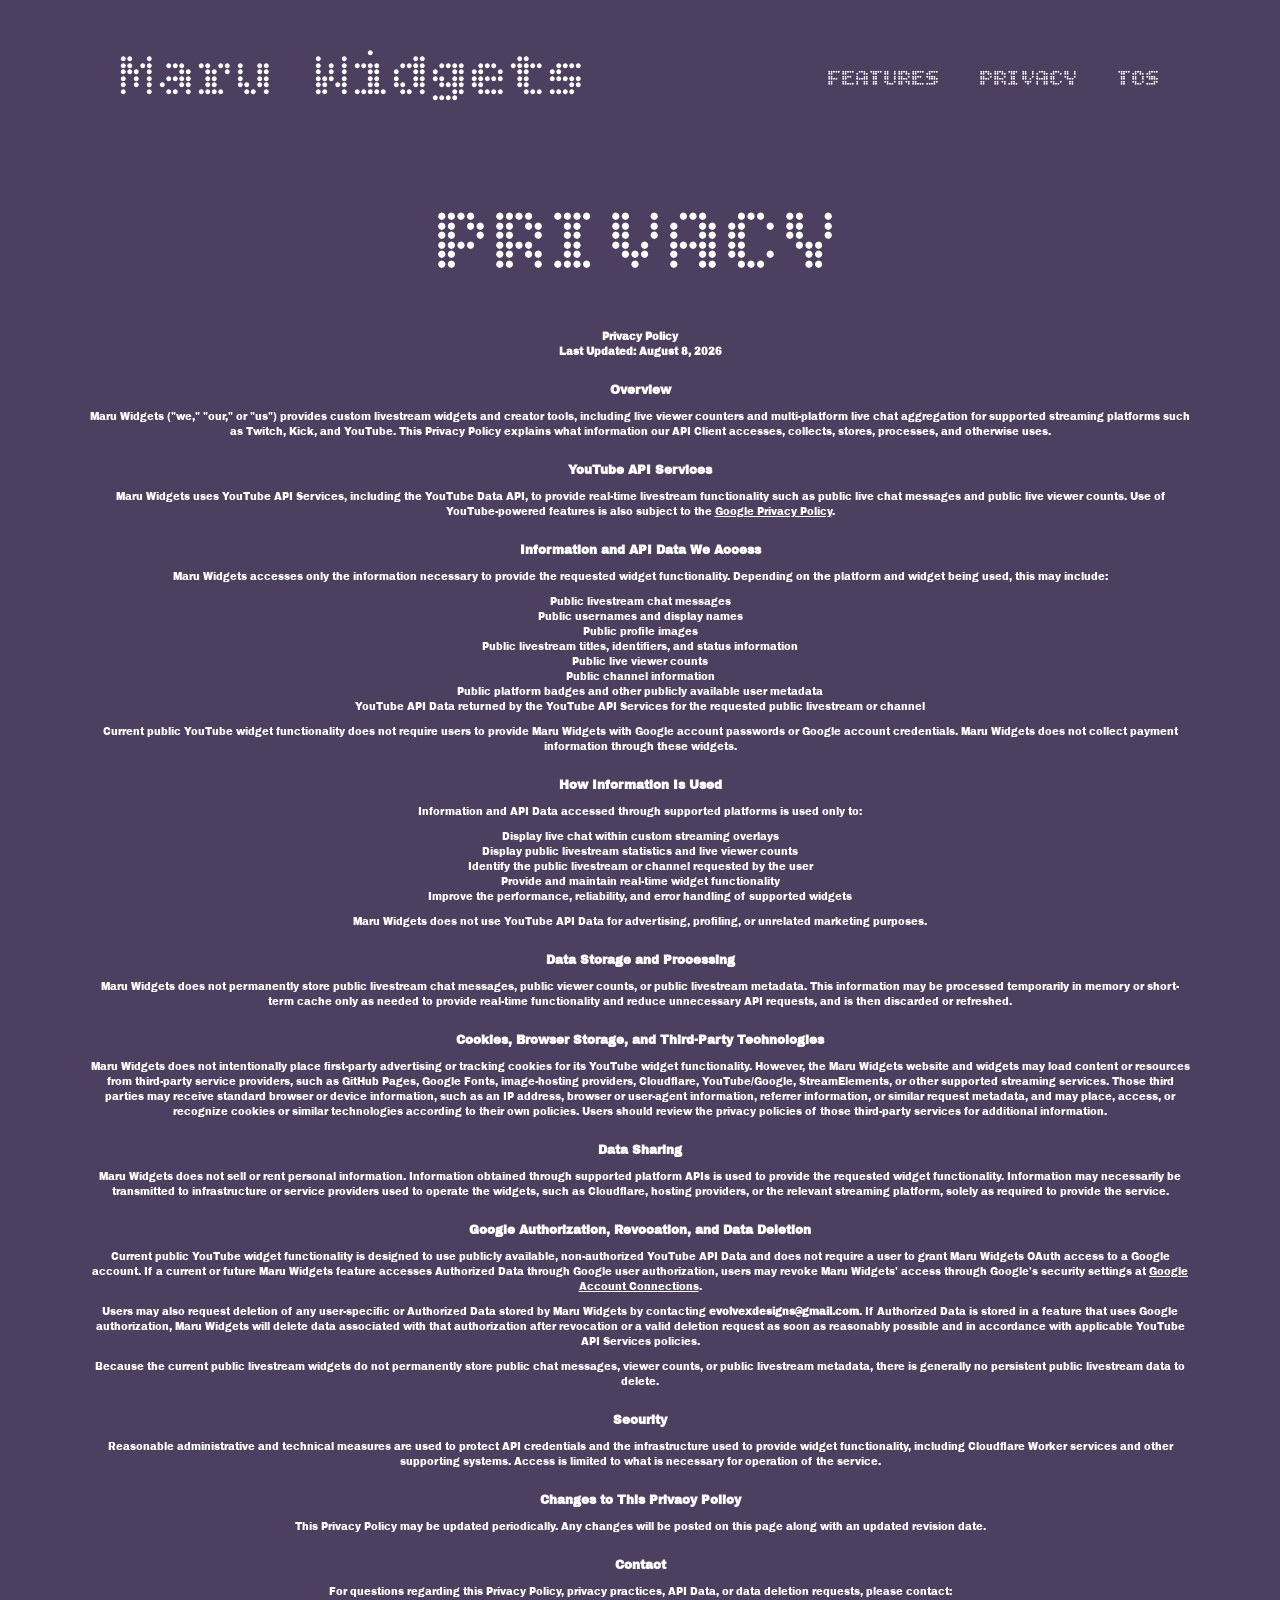
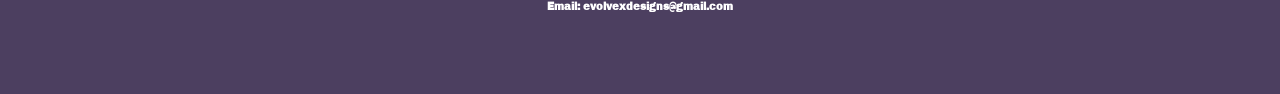
<file: privacy.html>
<!DOCTYPE html>
<html lang="en">
<head>
<meta charset="UTF-8">
<meta name="viewport" content="width=device-width, initial-scale=1.0">
<title>Maru Widgets - Privacy</title>
<link rel="icon" type="image/png" href="assets/favicon.png">
<link rel="stylesheet" href="style.css">
</head>
<body>
<header>
<a href="index.html" class="logo">Maru Widgets</a>
<nav>
<a href="features.html">FEATURES</a>
<a href="privacy.html">PRIVACY</a>
<a href="tos.html">TOS</a>
</nav>
</header>

<section class="legal-page">
<h1 class="legal-title">PRIVACY</h1>
<div class="legal-content">
<p><strong>Privacy Policy</strong><br><strong>Last Updated: August 8, 2026</strong></p>

<h3>Overview</h3>
<p>Maru Widgets ("we," "our," or "us") provides custom livestream widgets and creator tools, including live viewer counters and multi-platform live chat aggregation for supported streaming platforms such as Twitch, Kick, and YouTube. This Privacy Policy explains what information our API Client accesses, collects, stores, processes, and otherwise uses.</p>

<h3>YouTube API Services</h3>
<p>Maru Widgets uses YouTube API Services, including the YouTube Data API, to provide real-time livestream functionality such as public live chat messages and public live viewer counts. Use of YouTube-powered features is also subject to the <a href="https://policies.google.com/privacy" target="_blank" rel="noopener">Google Privacy Policy</a>.</p>

<h3>Information and API Data We Access</h3>
<p>Maru Widgets accesses only the information necessary to provide the requested widget functionality. Depending on the platform and widget being used, this may include:</p>
<ul>
<li>Public livestream chat messages</li>
<li>Public usernames and display names</li>
<li>Public profile images</li>
<li>Public livestream titles, identifiers, and status information</li>
<li>Public live viewer counts</li>
<li>Public channel information</li>
<li>Public platform badges and other publicly available user metadata</li>
<li>YouTube API Data returned by the YouTube API Services for the requested public livestream or channel</li>
</ul>

<p>Current public YouTube widget functionality does not require users to provide Maru Widgets with Google account passwords or Google account credentials. Maru Widgets does not collect payment information through these widgets.</p>

<h3>How Information Is Used</h3>
<p>Information and API Data accessed through supported platforms is used only to:</p>
<ul>
<li>Display live chat within custom streaming overlays</li>
<li>Display public livestream statistics and live viewer counts</li>
<li>Identify the public livestream or channel requested by the user</li>
<li>Provide and maintain real-time widget functionality</li>
<li>Improve the performance, reliability, and error handling of supported widgets</li>
</ul>
<p>Maru Widgets does not use YouTube API Data for advertising, profiling, or unrelated marketing purposes.</p>

<h3>Data Storage and Processing</h3>
<p>Maru Widgets does not permanently store public livestream chat messages, public viewer counts, or public livestream metadata. This information may be processed temporarily in memory or short-term cache only as needed to provide real-time functionality and reduce unnecessary API requests, and is then discarded or refreshed.</p>

<h3>Cookies, Browser Storage, and Third-Party Technologies</h3>
<p>Maru Widgets does not intentionally place first-party advertising or tracking cookies for its YouTube widget functionality. However, the Maru Widgets website and widgets may load content or resources from third-party service providers, such as GitHub Pages, Google Fonts, image-hosting providers, Cloudflare, YouTube/Google, StreamElements, or other supported streaming services. Those third parties may receive standard browser or device information, such as an IP address, browser or user-agent information, referrer information, or similar request metadata, and may place, access, or recognize cookies or similar technologies according to their own policies. Users should review the privacy policies of those third-party services for additional information.</p>

<h3>Data Sharing</h3>
<p>Maru Widgets does not sell or rent personal information. Information obtained through supported platform APIs is used to provide the requested widget functionality. Information may necessarily be transmitted to infrastructure or service providers used to operate the widgets, such as Cloudflare, hosting providers, or the relevant streaming platform, solely as required to provide the service.</p>

<h3>Google Authorization, Revocation, and Data Deletion</h3>
<p>Current public YouTube widget functionality is designed to use publicly available, non-authorized YouTube API Data and does not require a user to grant Maru Widgets OAuth access to a Google account. If a current or future Maru Widgets feature accesses Authorized Data through Google user authorization, users may revoke Maru Widgets' access through Google's security settings at <a href="https://myaccount.google.com/connections?filters=3,4&hl=en" target="_blank" rel="noopener">Google Account Connections</a>.</p>
<p>Users may also request deletion of any user-specific or Authorized Data stored by Maru Widgets by contacting <strong>evolvexdesigns@gmail.com</strong>. If Authorized Data is stored in a feature that uses Google authorization, Maru Widgets will delete data associated with that authorization after revocation or a valid deletion request as soon as reasonably possible and in accordance with applicable YouTube API Services policies.</p>
<p>Because the current public livestream widgets do not permanently store public chat messages, viewer counts, or public livestream metadata, there is generally no persistent public livestream data to delete.</p>

<h3>Security</h3>
<p>Reasonable administrative and technical measures are used to protect API credentials and the infrastructure used to provide widget functionality, including Cloudflare Worker services and other supporting systems. Access is limited to what is necessary for operation of the service.</p>

<h3>Changes to This Privacy Policy</h3>
<p>This Privacy Policy may be updated periodically. Any changes will be posted on this page along with an updated revision date.</p>

<h3>Contact</h3>
<p>For questions regarding this Privacy Policy, privacy practices, API Data, or data deletion requests, please contact:<br><strong>Email: evolvexdesigns@gmail.com</strong></p>
</div>
</section>
</body>
</html>
</file>
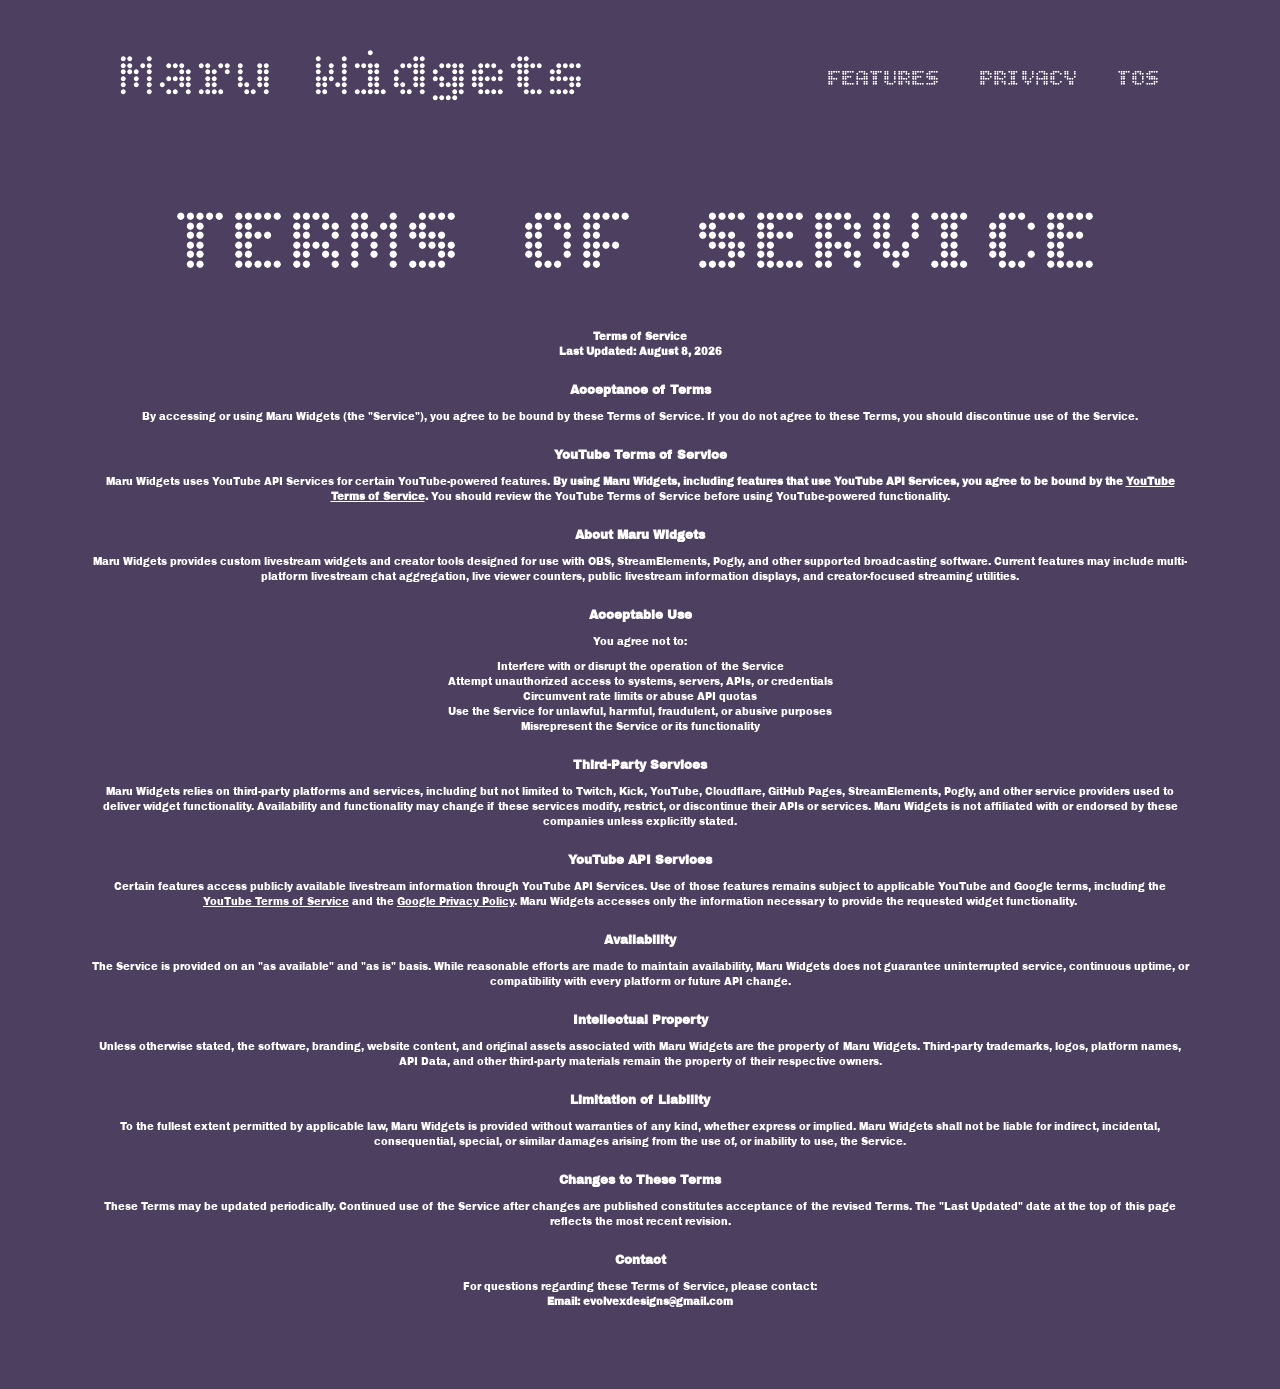
<file: tos.html>
<!DOCTYPE html>
<html lang="en">
<head>
<meta charset="UTF-8">
<meta name="viewport" content="width=device-width, initial-scale=1.0">
<title>Maru Widgets - Terms of Service</title>
<link rel="icon" type="image/png" href="assets/favicon.png">
<link rel="stylesheet" href="style.css">
</head>
<body>
<header>
<a href="index.html" class="logo">Maru Widgets</a>
<nav>
<a href="features.html">FEATURES</a>
<a href="privacy.html">PRIVACY</a>
<a href="tos.html">TOS</a>
</nav>
</header>

<section class="legal-page">
<h1 class="legal-title">TERMS OF SERVICE</h1>
<div class="legal-content">
<p><strong>Terms of Service</strong><br><strong>Last Updated: August 8, 2026</strong></p>

<h3>Acceptance of Terms</h3>
<p>By accessing or using Maru Widgets (the "Service"), you agree to be bound by these Terms of Service. If you do not agree to these Terms, you should discontinue use of the Service.</p>

<h3>YouTube Terms of Service</h3>
<p>Maru Widgets uses YouTube API Services for certain YouTube-powered features. <strong>By using Maru Widgets, including features that use YouTube API Services, you agree to be bound by the <a href="https://www.youtube.com/t/terms" target="_blank" rel="noopener">YouTube Terms of Service</a>.</strong> You should review the YouTube Terms of Service before using YouTube-powered functionality.</p>

<h3>About Maru Widgets</h3>
<p>Maru Widgets provides custom livestream widgets and creator tools designed for use with OBS, StreamElements, Pogly, and other supported broadcasting software. Current features may include multi-platform livestream chat aggregation, live viewer counters, public livestream information displays, and creator-focused streaming utilities.</p>

<h3>Acceptable Use</h3>
<p>You agree not to:</p>
<ul>
<li>Interfere with or disrupt the operation of the Service</li>
<li>Attempt unauthorized access to systems, servers, APIs, or credentials</li>
<li>Circumvent rate limits or abuse API quotas</li>
<li>Use the Service for unlawful, harmful, fraudulent, or abusive purposes</li>
<li>Misrepresent the Service or its functionality</li>
</ul>

<h3>Third-Party Services</h3>
<p>Maru Widgets relies on third-party platforms and services, including but not limited to Twitch, Kick, YouTube, Cloudflare, GitHub Pages, StreamElements, Pogly, and other service providers used to deliver widget functionality. Availability and functionality may change if these services modify, restrict, or discontinue their APIs or services. Maru Widgets is not affiliated with or endorsed by these companies unless explicitly stated.</p>

<h3>YouTube API Services</h3>
<p>Certain features access publicly available livestream information through YouTube API Services. Use of those features remains subject to applicable YouTube and Google terms, including the <a href="https://www.youtube.com/t/terms" target="_blank" rel="noopener">YouTube Terms of Service</a> and the <a href="https://policies.google.com/privacy" target="_blank" rel="noopener">Google Privacy Policy</a>. Maru Widgets accesses only the information necessary to provide the requested widget functionality.</p>

<h3>Availability</h3>
<p>The Service is provided on an "as available" and "as is" basis. While reasonable efforts are made to maintain availability, Maru Widgets does not guarantee uninterrupted service, continuous uptime, or compatibility with every platform or future API change.</p>

<h3>Intellectual Property</h3>
<p>Unless otherwise stated, the software, branding, website content, and original assets associated with Maru Widgets are the property of Maru Widgets. Third-party trademarks, logos, platform names, API Data, and other third-party materials remain the property of their respective owners.</p>

<h3>Limitation of Liability</h3>
<p>To the fullest extent permitted by applicable law, Maru Widgets is provided without warranties of any kind, whether express or implied. Maru Widgets shall not be liable for indirect, incidental, consequential, special, or similar damages arising from the use of, or inability to use, the Service.</p>

<h3>Changes to These Terms</h3>
<p>These Terms may be updated periodically. Continued use of the Service after changes are published constitutes acceptance of the revised Terms. The "Last Updated" date at the top of this page reflects the most recent revision.</p>

<h3>Contact</h3>
<p>For questions regarding these Terms of Service, please contact:<br><strong>Email: evolvexdesigns@gmail.com</strong></p>
</div>
</section>
</body>
</html>
</file>
<file: style.css>
@import url('https://fonts.googleapis.com/css2?family=Amaranth:wght@400;700&family=Archivo+Black&family=Bitcount:wght@100..900&family=Alumni+Sans+Collegiate+One:ital@0;1&display=swap');

:root {
    --bg: #4C3F60;
    --white: #FFFFFF;

    --logo-font: "Bitcount", sans-serif;
    --heading-font: "Alumni Sans Collegiate One", sans-serif;
    --body-font: "Amaranth", sans-serif;
    --legal-font: "Archivo Black", sans-serif;
}

html,
body {
    margin: 0;
    width: 100%;
    min-height: 100%;
}

body {
    background: var(--bg);
    color: var(--white);
}

header {
    width: 100%;
    box-sizing: border-box;

    display: flex;
    justify-content: space-between;
    align-items: center;

    padding: 40px 120px;
}

.logo {
    color: var(--white);
    text-decoration: none;

    font-family: var(--logo-font);
    font-size: 65px;
    font-weight: 300;
}

nav {
    display: flex;
    gap: 40px;
}

nav a {
    color: var(--white);
    text-decoration: none;

    font-family: var(--logo-font);
    font-size: 24px;
    font-weight: 300;

    transition: opacity 0.2s ease;
}

nav a:hover {
    opacity: 0.6;
}

/* ==========================
   Hero Section
========================== */

.hero {
    text-align: center;
    padding-top: 25px;
}

.hero h1 {
    margin: 0;

    color: var(--white);

    font-family: var(--heading-font);
    font-size: 67px;
    font-weight: 400;
    text-transform: uppercase;
}

.hero-description {
    margin: 14px 0 22px;

    color: var(--white);

    font-family: var(--body-font);
    font-size: 32px;
    line-height: 1.15;
}

.supported-platforms {
    display: flex;
    flex-direction: column;
    align-items: center;
}

.platform-label {
    margin-bottom: 10px;

    font-family: var(--body-font);
    font-size: 20px;
}

.platform-list {
    display: flex;
    gap: 26px;
}

.platform {
    display: flex;
    align-items: center;
    gap: 8px;

    font-family: var(--body-font);
    font-size: 20px;
}

.platform img {
    width: 46px;
    height: 46px;
    object-fit: contain;
}

/* ==========================
   Widgets Section
========================== */

.widgets-section {
    margin-top: 35px;
    text-align: center;
}

.widgets-heading h2 {
    margin: 0;

    font-family: var(--body-font);
    font-size: 36px;
    font-weight: 400;
}

.widgets-heading p {
    margin: 4px 0 0;

    font-family: var(--body-font);
    font-size: 20px;
}

.widget-tree {
    position: relative;

    width: 1350px;
    height: 560px;

    margin: 18px auto 0;
}

/* ---------- Branch ---------- */

.tree-center {
    position: absolute;

    top: 0;
    left: 50%;

    width: 12px;
    height: 55px;

    background: #000000;

    transform: translateX(-50%);
}

.tree-horizontal {
    position: absolute;

    top: 55px;
    left: 50%;

    width: 711px;
    height: 12px;

    background: #000000;

    transform: translateX(-50%);
}

.tree-left,
.tree-right {
    position: absolute;
    top: 55px;
    width: 12px;
    height: 55px;
    background: #000000;
    transform: translateX(-50%);
}

.tree-left {
    left: calc(50% - 355.5px);
}

.tree-right {
    left: calc(50% + 355.5px);
}

/* ---------- Widget Columns ---------- */

.widget-column {
    position: absolute;

    top: 145px;

    display: flex;
    flex-direction: column;
    align-items: center;
}

.viewer-widget {
    left: calc(50% - 355.5px);
    transform: translateX(-50%);
}

.chat-widget {
    left: calc(50% + 355.5px);
    transform: translateX(-50%);
}

/* ---------- Widget Titles ---------- */

.widget-column h3 {
    margin: 0 0 18px;

    font-family: var(--body-font);
    font-size: 24px;
    font-weight: 400;

    line-height: 1.1;
}

/* ---------- Placeholder Pills ---------- */

.viewer-placeholder {
    width: 318px;
    height: 104px;

    display: flex;
    align-items: center;
    justify-content: center;

    background: #000000;
    border-radius: 22px;

    font-family: var(--body-font);
    font-size: 28px;
    line-height: 1.15;

    transform: scale(1.05);
}

.chat-placeholder {
    width: 329px;
    height: 329px;

    display: flex;
    align-items: center;
    justify-content: center;

    background: #000000;
    border-radius: 22px;

    font-family: var(--body-font);
    font-size: 28px;
    line-height: 1.15;

    transform: scale(1.05);
}


/* ==========================
   Features Page
========================== */

.features-page{
    text-align:center;
    padding-bottom:80px;
}

.features-page>h1{
    margin:18px 0 0;
    font-family:var(--logo-font);
    font-size:96px;
    font-weight:300;
}

.features-platforms{
    margin-top:6px;
}

.features-grid{
    width:1200px;
    margin:40px auto 0;
    display:flex;
    justify-content:space-between;
    align-items:flex-start;
}

.feature-column{
    width:430px;
    display:flex;
    flex-direction:column;
    align-items:center;
}

.feature-column h2{
    margin:0 0 18px;
    font-family:var(--body-font);
    font-size:24px;
    font-weight:400;
    line-height:1.1;
}

.feature-list{
    width:max-content;
    max-width:100%;
    margin:24px auto 0;
    font-family:var(--body-font);
    font-size:24px;
    line-height:1.35;
    text-align:left;
}


/* ===== Legal Pages ===== */
.legal-page{
    max-width:1100px;
    margin:30px auto 80px;
    text-align:center;
    color:#fff;
}
.legal-title{
    font-family:var(--logo-font);
    font-size:96px;
    font-weight:300;
    margin:0 0 25px;
}
.legal-content{
    font-family:var(--legal-font);
    font-size:10px;
    line-height:1.5;
}
.legal-content h3{
    font-size:12px;
    margin:22px 0 6px;
}
.legal-content ul{
    list-style:none;
    padding:0;
    margin:0;
}

.legal-content a{color:#fff;text-decoration:underline;}


/* Promo GIFs */
.viewer-placeholder,
.chat-placeholder{
overflow:hidden;
padding:0;
}
.promo-gif{
width:100%;
height:100%;
display:block;
object-fit:contain;
border-radius:inherit;
}


/* ==========================
   Widget Product Pages
========================== */
.widget-link,
.feature-link {
    color: inherit;
    text-decoration: none;
}

.widget-link:hover .promo-gif,
.feature-link:hover .promo-gif {
    transform: scale(1.015);
}

.promo-gif {
    width: 100%;
    height: 100%;
    object-fit: contain;
    display: block;
    border-radius: inherit;
    transition: transform .2s ease;
}

.product-page {
    width: min(100% - 40px, 1100px);
    margin: 20px auto 70px;
    text-align: center;
}

.product-title {
    margin: 10px 0 0;
    font-family: var(--logo-font);
    font-size: 76px;
    line-height: 1;
    font-weight: 300;
    letter-spacing: .02em;
}

.viewer-title {
    font-size: 72px;
}

.product-platforms {
    margin-top: 8px;
}

.product-preview {
    margin: 14px auto 0;
    background: #000;
    border-radius: 22px;
    overflow: hidden;
}

.product-preview img {
    width: 100%;
    height: 100%;
    display: block;
    object-fit: contain;
}

.chat-product-preview {
    width: 329px;
    height: 329px;
}

.viewer-product-preview {
    width: 318px;
    height: 105px;
}

.product-feature-list {
    width: max-content;
    max-width: 100%;
    margin: 10px auto 22px;
    font-family: var(--body-font);
    font-size: 22px;
    line-height: 1.22;
    text-align: left;
}

.viewer-feature-list {
    margin-top: 12px;
}

.product-feature-list .nested {
    padding-left: 28px;
}

.code-panel {
    width: 828px;
    max-width: 100%;
    min-height: 474px;
    margin: 12px auto 0;
    padding: 0 12px 14px;
    box-sizing: border-box;
    background: #000;
    border-radius: 20px;
    overflow: hidden;
}

.code-tabs {
    min-height: 44px;
    display: flex;
    align-items: center;
    flex-wrap: wrap;
    gap: 0;
    padding: 0 2px;
}

.code-tab,
.copy-code {
    appearance: none;
    border: 0;
    background: transparent;
    color: #fff;
    padding: 7px 6px;
    font-family: var(--legal-font);
    font-size: 18px;
    font-weight: 400;
    cursor: pointer;
}

.code-divider {
    color: #fff;
    font-family: var(--legal-font);
    font-size: 18px;
    font-weight: 400;
    opacity: .95;
    user-select: none;
    pointer-events: none;
}

.code-tab.active {
    text-decoration: underline;
    text-underline-offset: 4px;
}

.copy-code {
    margin-left: auto;
    font-size: 13px;
    opacity: .8;
}

.copy-code:hover,
.code-tab:hover {
    opacity: .65;
}

.code-window {
    width: 717px;
    max-width: calc(100% - 30px);
    height: 410px;
    margin: 0 auto;
    box-sizing: border-box;
    overflow: auto;
    border-radius: 20px;
    background: #d9d9d9;
    color: #111;
    text-align: left;
    padding: 20px;
    white-space: pre;
    tab-size: 2;
}

.code-window code {
    font-family: Consolas, Monaco, "Courier New", monospace;
    font-size: 12px;
    line-height: 1.45;
}

@media (max-width: 900px) {
    header {
        padding: 25px 30px;
    }

    .logo {
        font-size: 44px;
    }

    nav {
        gap: 18px;
    }

    nav a {
        font-size: 18px;
    }

    .product-title,
    .viewer-title {
        font-size: clamp(46px, 10vw, 72px);
    }

    .code-panel {
        width: 100%;
    }
}
</file>
